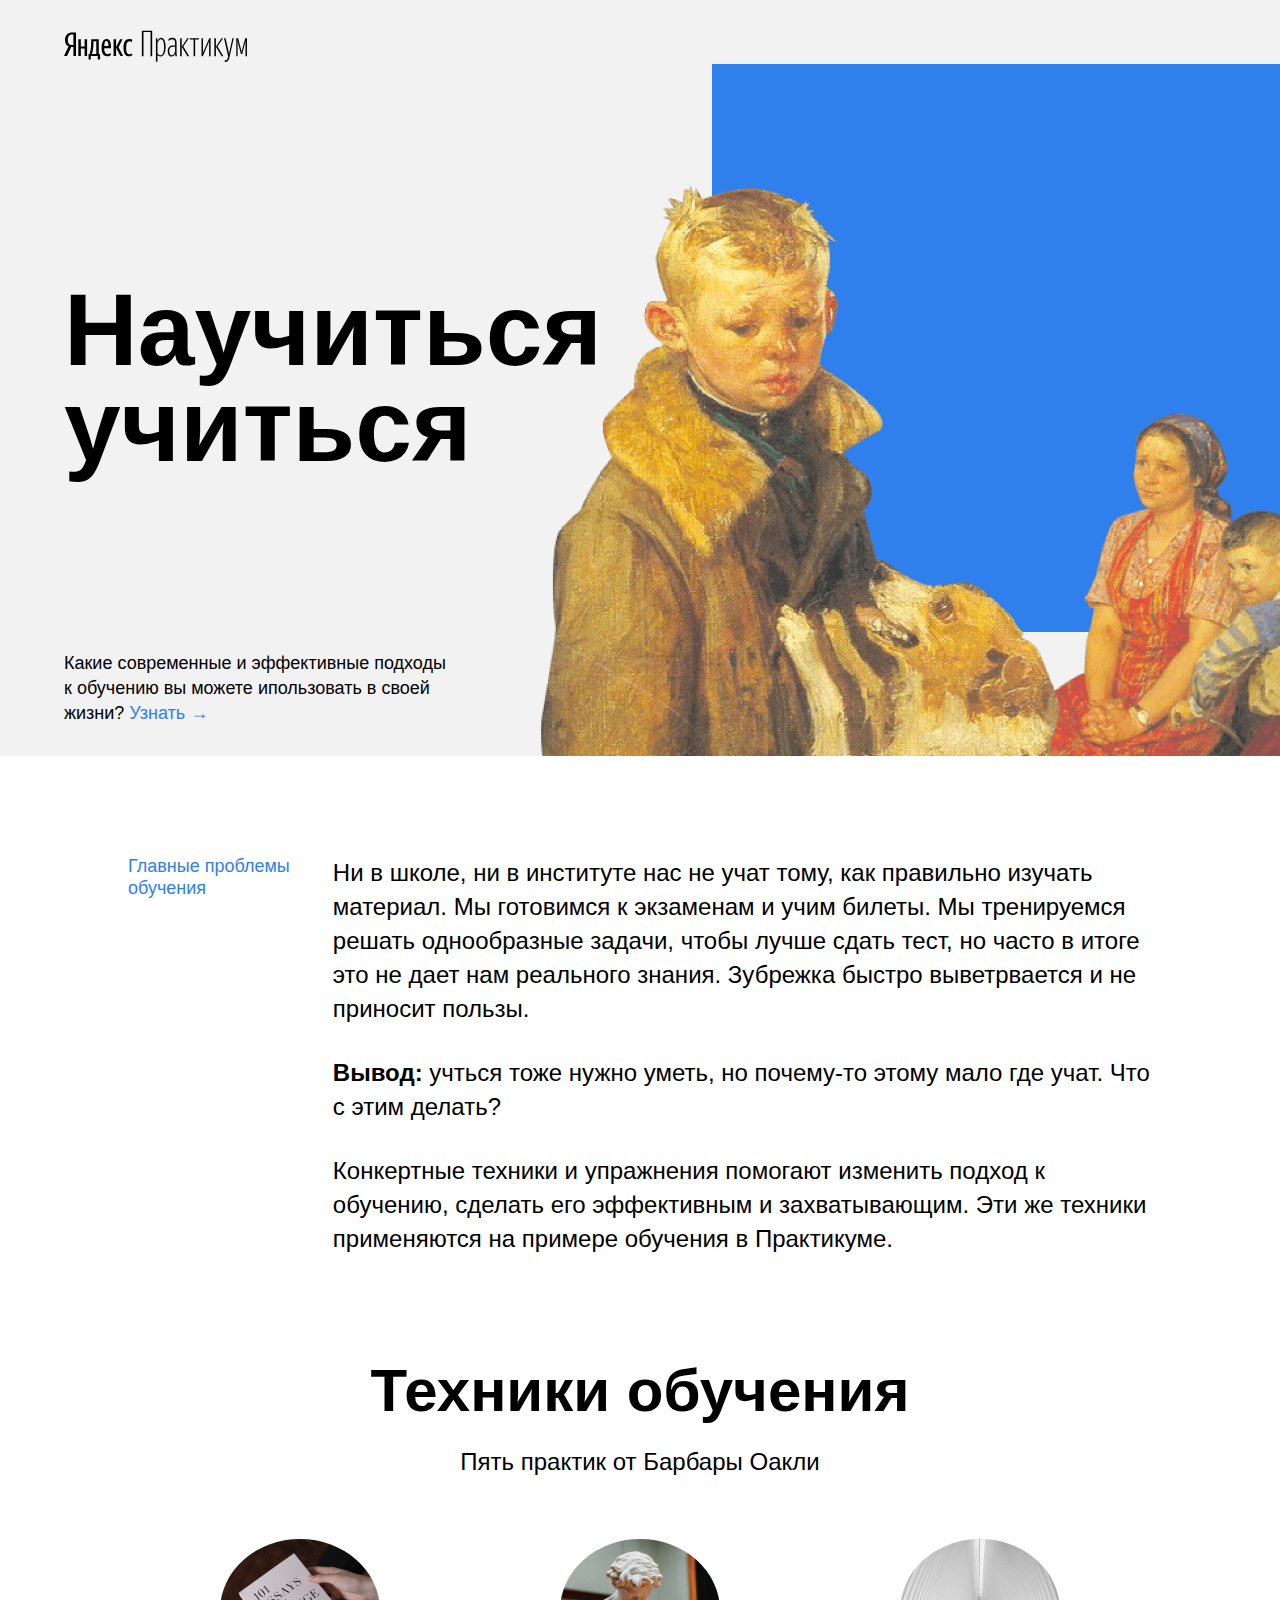
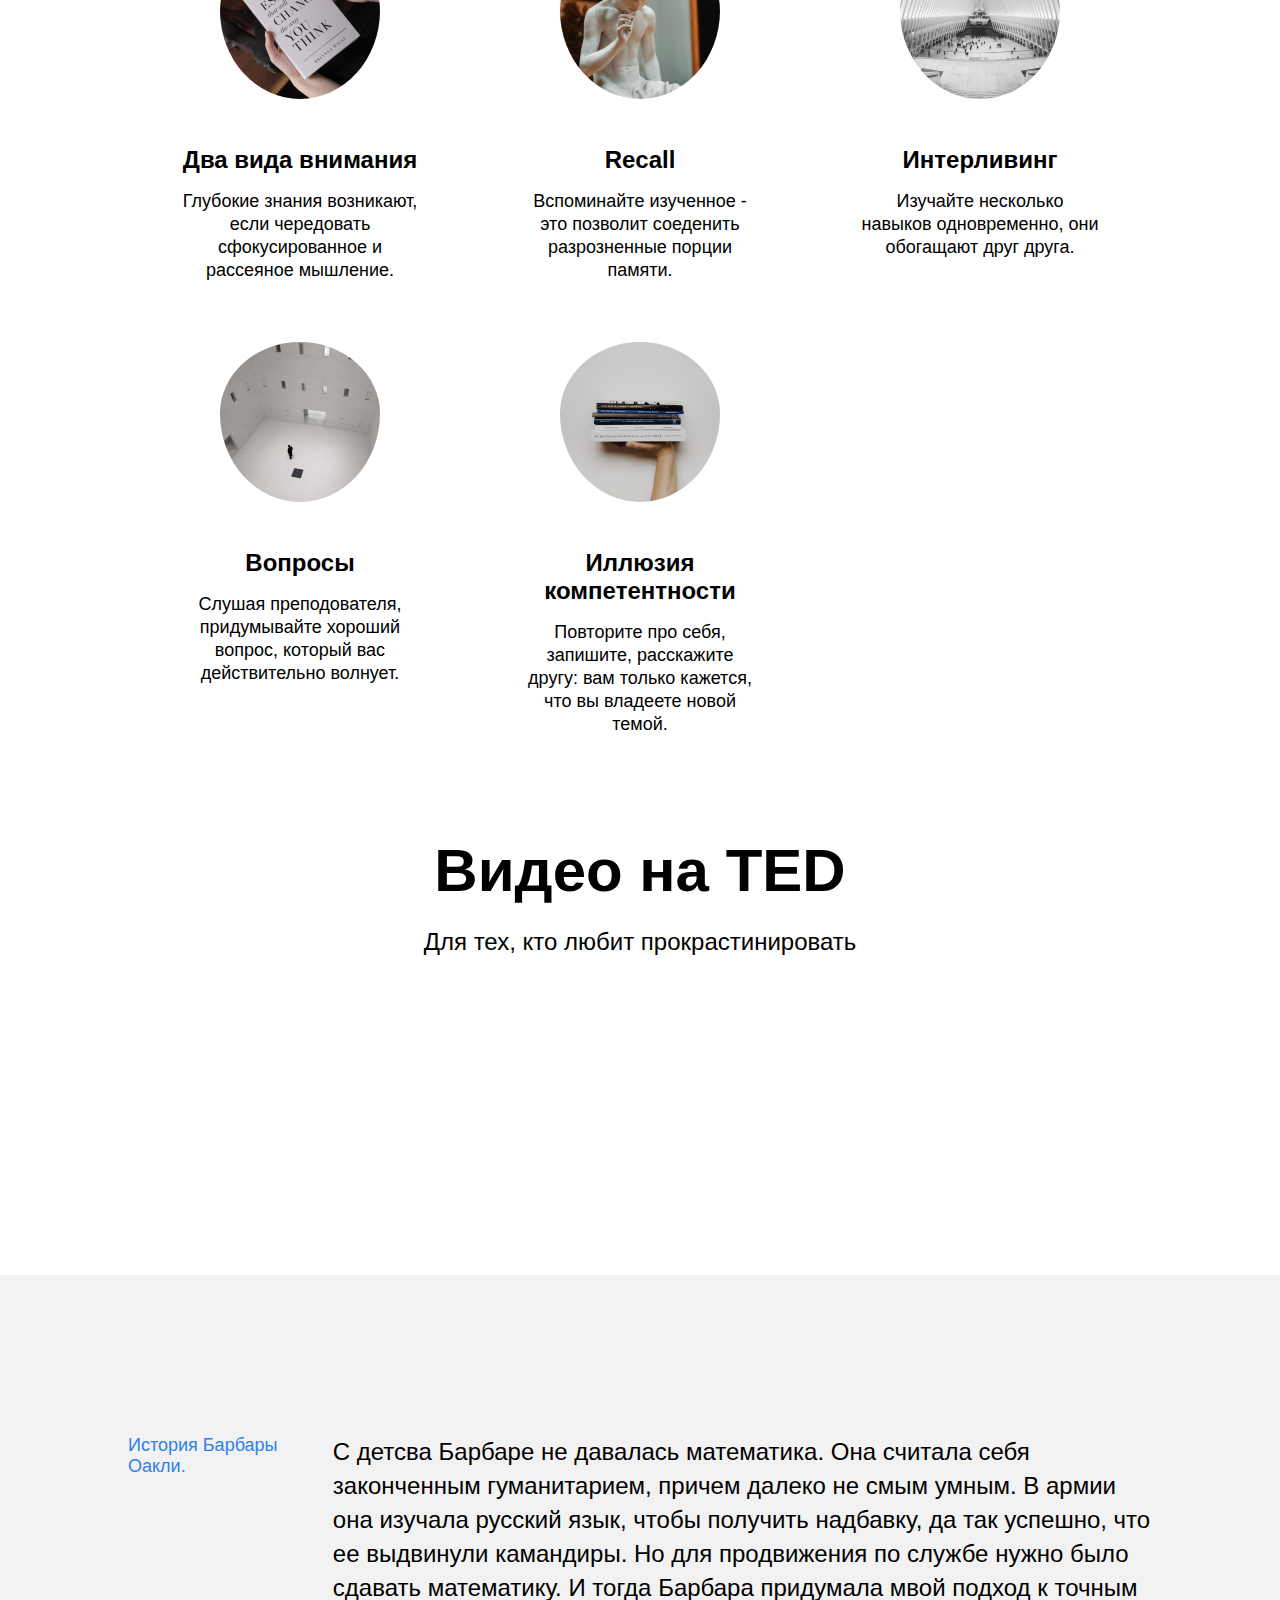
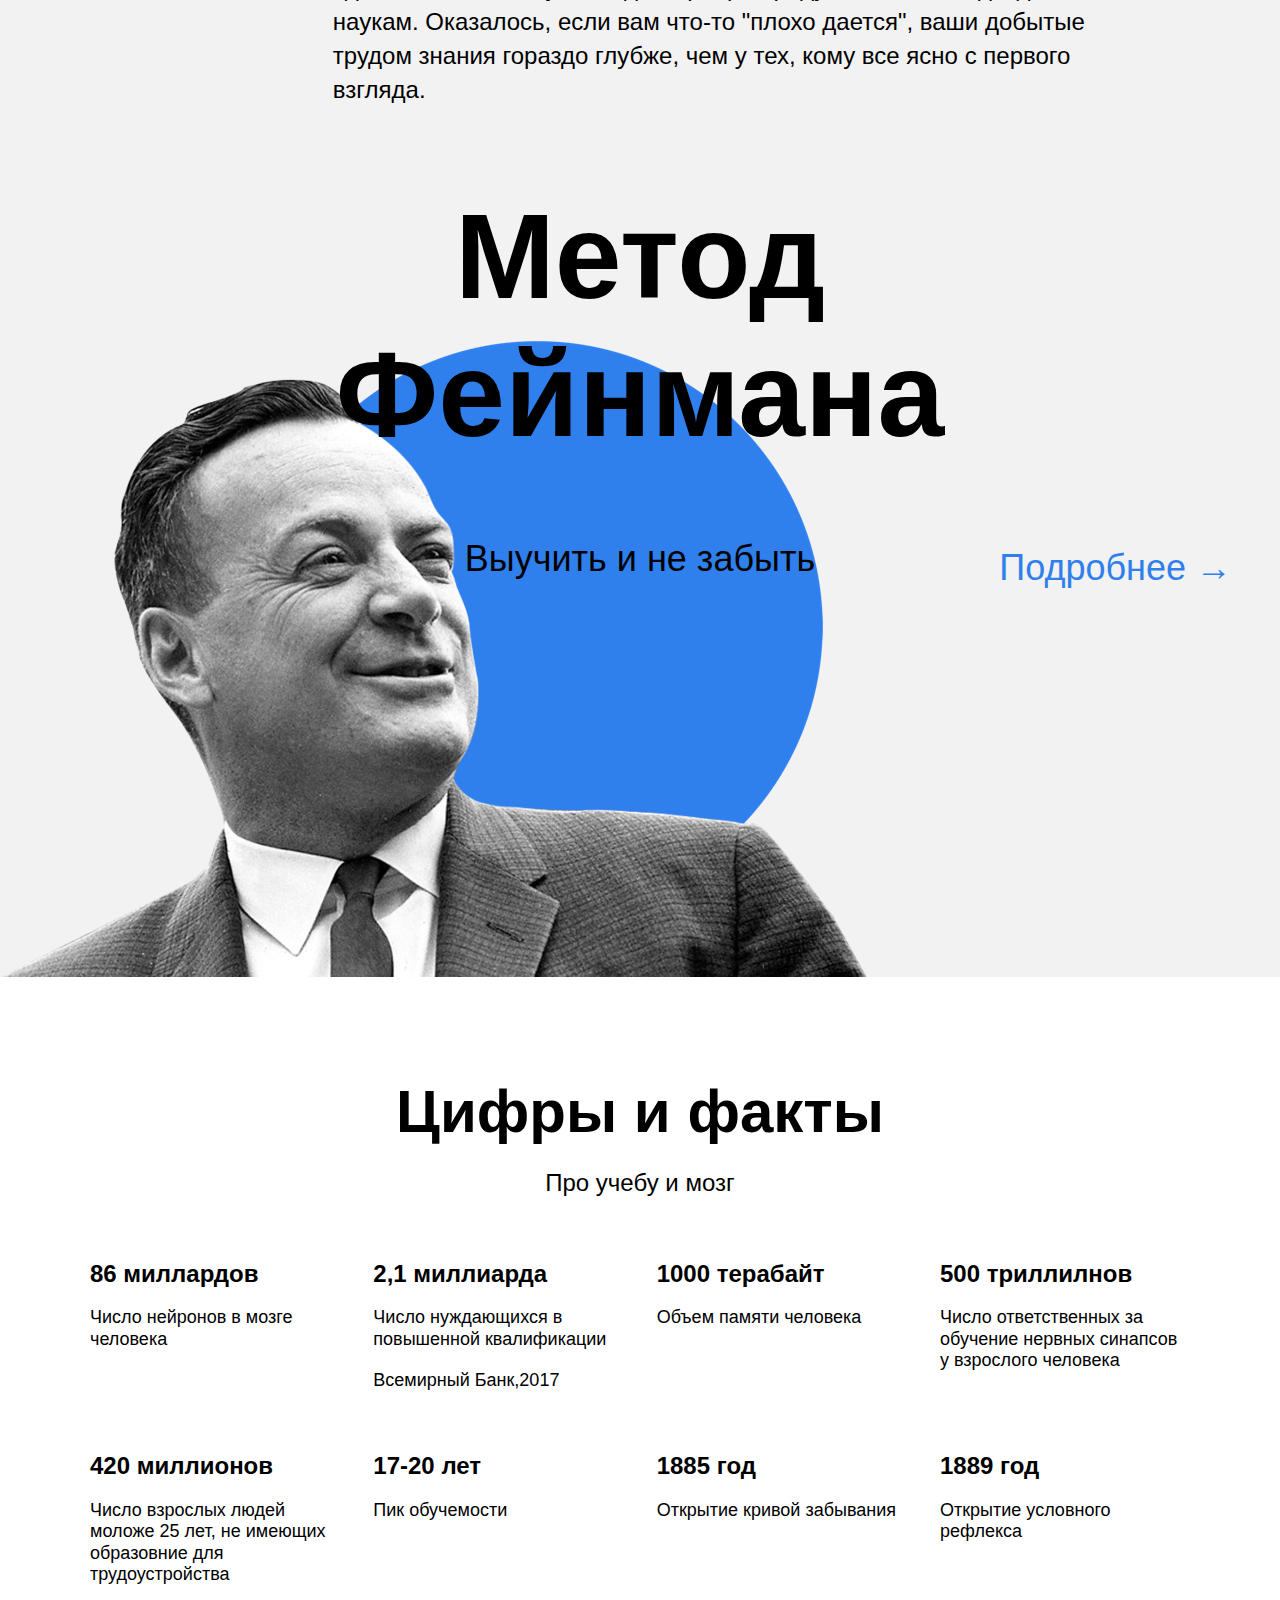
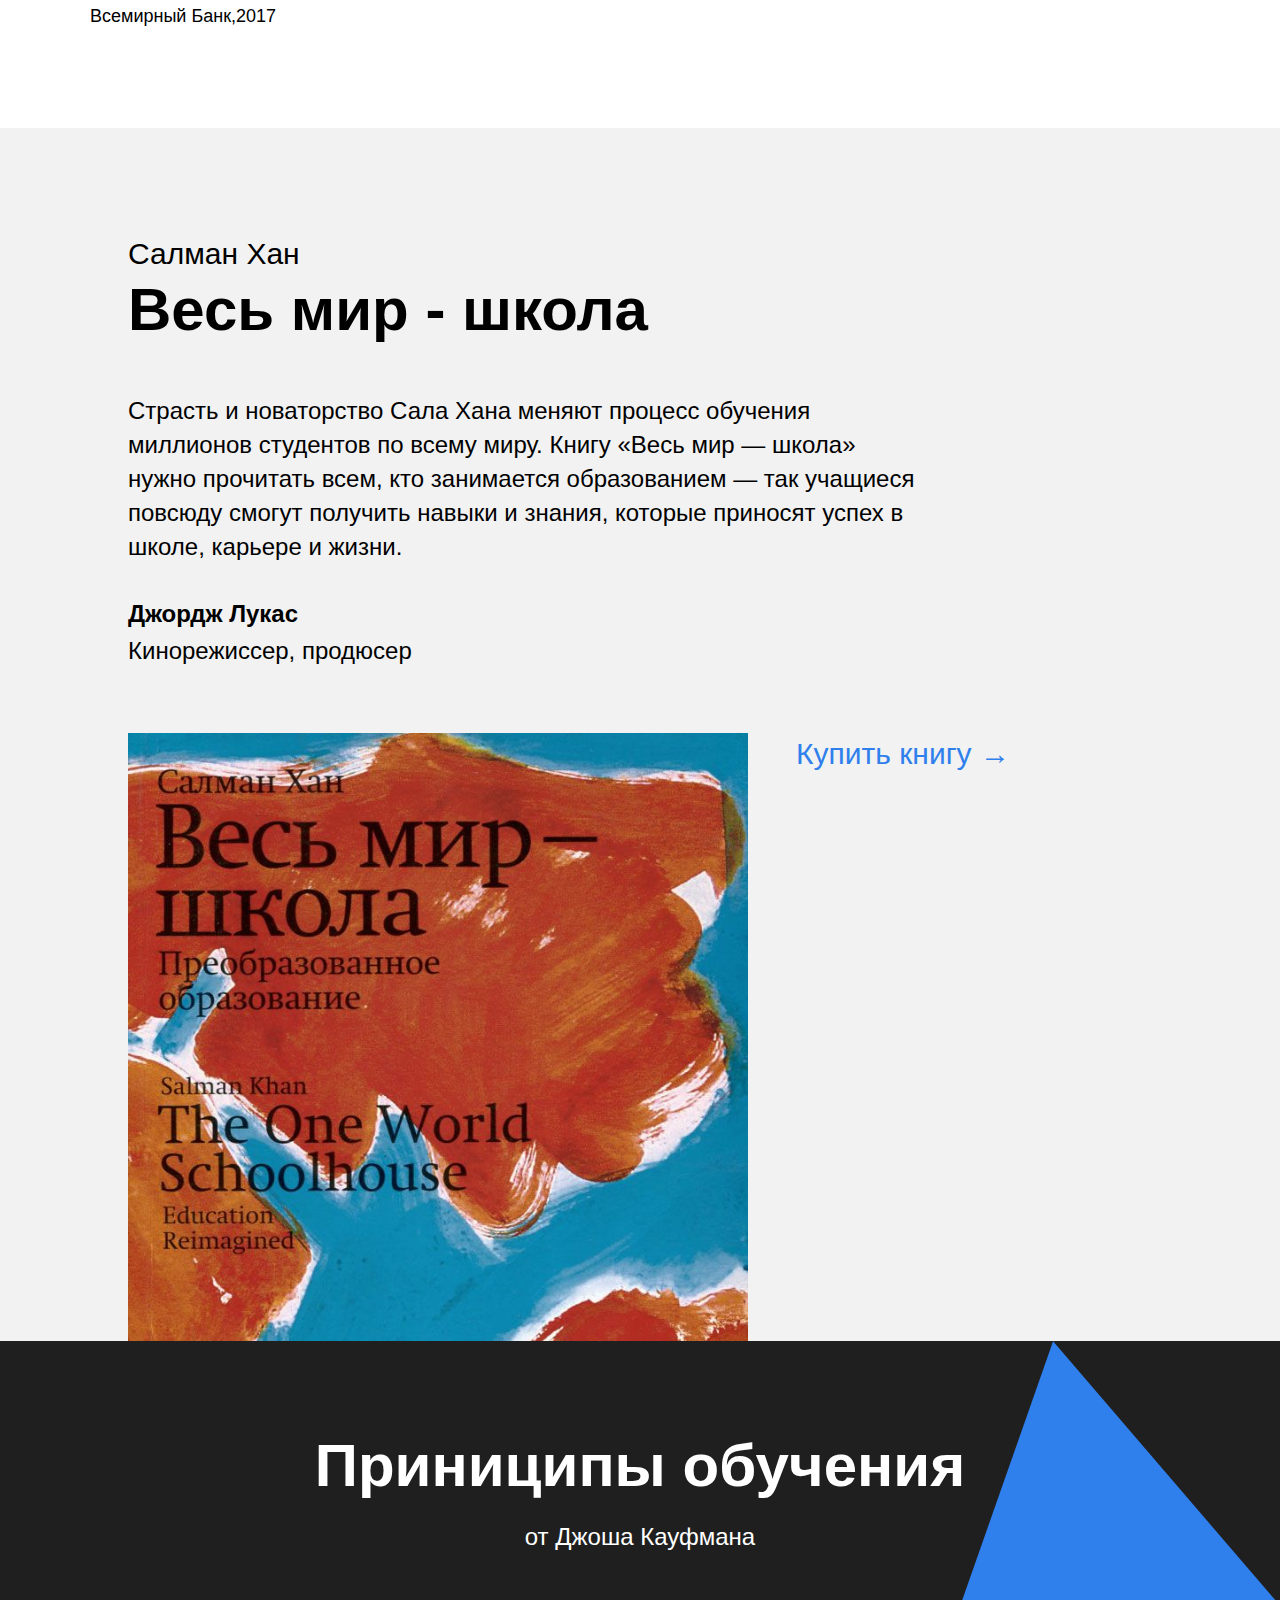
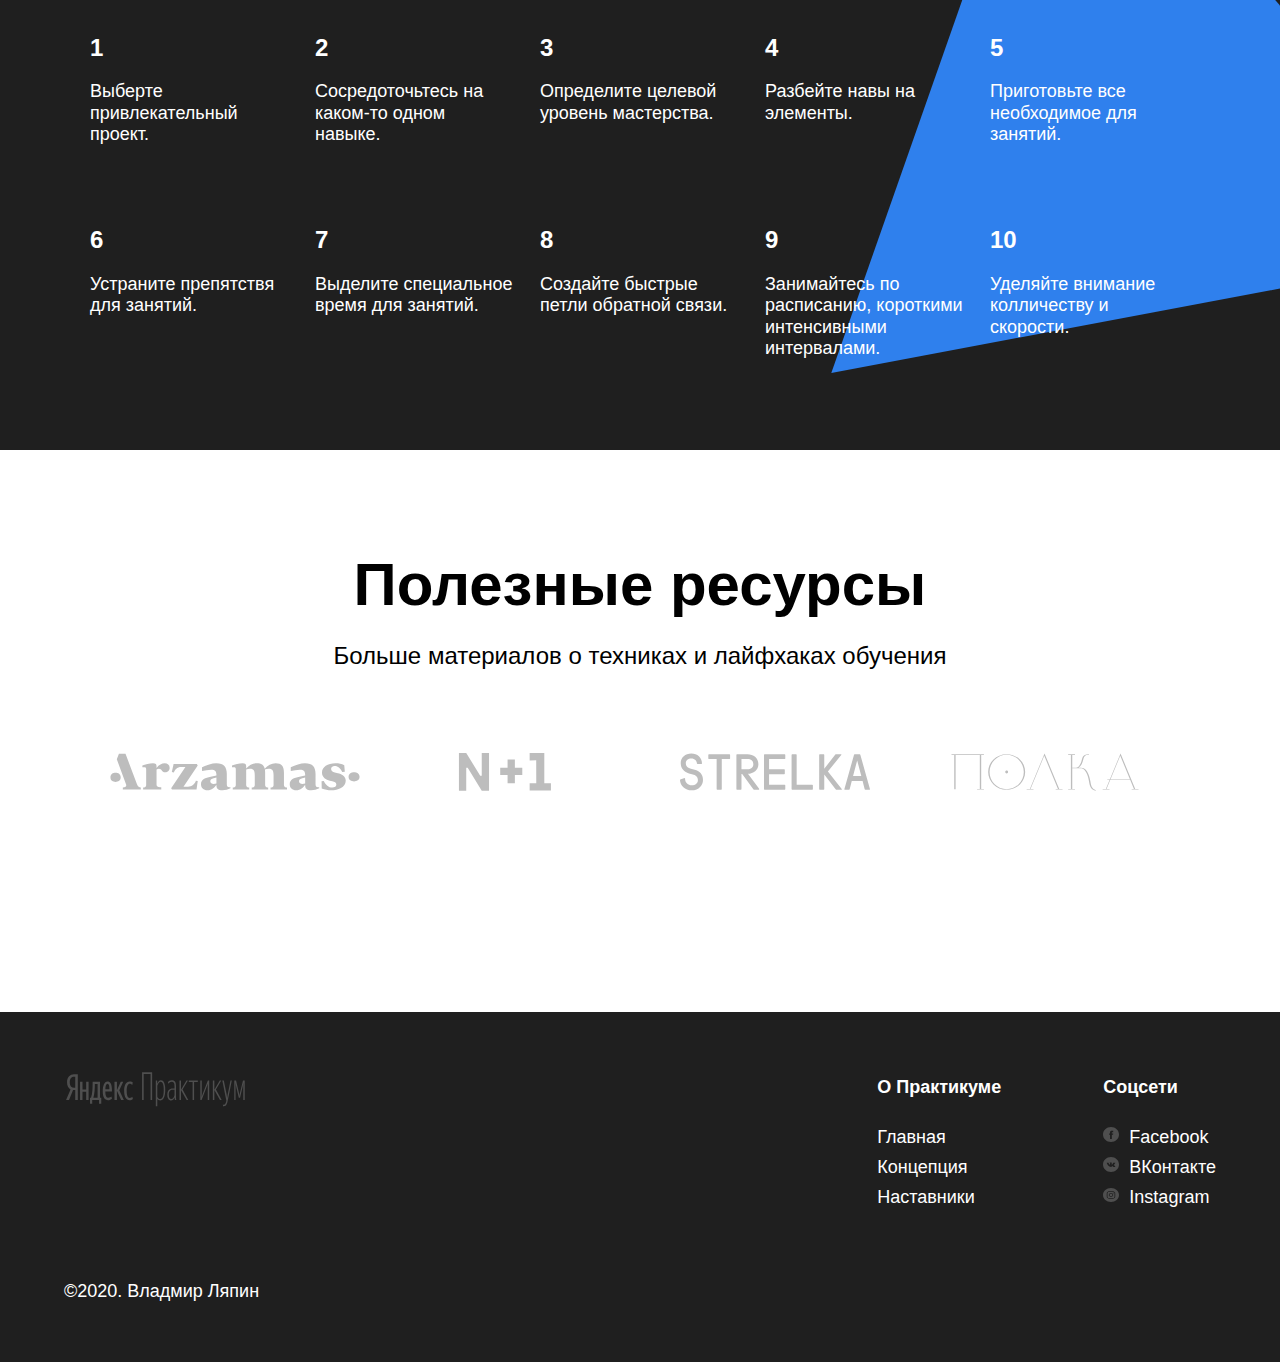
<file: index.html>
<!DOCTYPE html>
<html lang="ru">
<head>
  <meta charset="UTF-8">
  <meta name="viewport" content="width=device-width, initial-scale=1.0">
  <title>Научиться учиться</title>
  <link rel="stylesheet" href="./styles/style.css">
</head>

<body>
  <div class="page">
    <header class="header">
      <img src="./images/logo_place_header.svg" alt="Яндекс логотип" class="logo logo_place_header">
      <h1 class="header__title">Научиться учиться</h1>
      <p class="header__subtitle">Какие современные и эффективные подходы к обучению вы можете ипользовать в своей жизни?
        <a href="#" class="header__link">Узнать &rarr;</a>
      </p>
      <img src="./images/header-image.png" alt="Изображение" class="header__main-illustration">
      <div class="header__square-pic rotation"></div>
    </header>

    <main class="content">
      <section class="description">
        <div class="two-columns">
          <h2 class="two-columns__brief">Главные проблемы обучения</h2> 
          <div class="two-columns__main-text">
            <p class="two-columns__paragraph">Ни в школе, ни в институте нас не учат тому, как правильно изучать материал. Мы готовимся к экзаменам и учим билеты. Мы тренируемся решать однообразные задачи, чтобы лучше сдать тест, но часто в итоге это не дает нам реального знания. Зубрежка быстро выветрвается и не приносит пользы.</p>
            <p class="two-columns__paragraph"><span class="two-columns__span-accent">Вывод:</span> учться тоже нужно уметь, но почему-то этому мало где учат. Что с этим делать?</p>
            <p class="two-columns__paragraph">Конкертные техники и упражнения помогают изменить подход к обучению, сделать его эффективным и захватывающим. Эти же техники применяются на примере обучения в Практикуме.</p>
          </div>                 
        </div>
      </section>

      <section class="techniques">
        <h2 class="section-title">Техники обучения</h2>
        <p class="section-subtitle">Пять практик от Барбары Оакли</p>

        <div class="cards">
          <div class="cards__item">
            <img src="./images/images_sprint-2/cards-attention.png" alt="Два вида внимания" class="cards__image">
            <h4 class="cards__title">Два вида внимания</h4>
            <p class="cards__description">Глубокие знания возникают, если чередовать сфокусированное и рассеяное мышление.</p>
          </div>

          <div class="cards__item">
            <img src="./images/images_sprint-2/cards-recall.png" alt="Отзыв" class="cards__image">
            <h4 class="cards__title">Recall</h4>
            <p class="cards__description">Вспоминайте изученное - это позволит соеденить разрозненные порции памяти.</p>
          </div>

          <div class="cards__item">
            <img src="./images/images_sprint-2/cards-interliving.png" alt="Интерливинг" class="cards__image">
            <h4 class="cards__title">Интерливинг</h4>
            <p class="cards__description">Изучайте несколько навыков одновременно, они обогащают друг друга.</p>
          </div>

          <div class="cards__item">
            <img src="./images/images_sprint-2/cards-question.png" alt="Вопросы" class="cards__image">
            <h4 class="cards__title">Вопросы</h4>
            <p class="cards__description">Слушая преподователя, придумывайте хороший вопрос, который вас действительно волнует.</p>
          </div>

          <div class="cards__item">
            <img src="./images/images_sprint-2/cards-competence.png" alt="Иллюзия компетентности" class="cards__image">
            <h4 class="cards__title">Иллюзия компетентности</h4>
            <p class="cards__description">Повторите про себя, запишите, расскажите другу: вам только кажется, что вы владеете новой темой.</p>
          </div>
        </div>
      </section>

      <section class="video">
        <h2 class="section-title">Видео на TED</h2>
        <p class="section-subtitle">Для тех, кто любит прокрастинировать</p>
        <div class="video__iframes">
          <iframe class="video__iframe" src="https://www.youtube.com/embed/5MgBikgcWnY" allow="accelerometer; autoplay; clipboard-write; encrypted-media; gyroscope; picture-in-picture" allowfullscreen></iframe>
          <iframe class="video__iframe" src="https://www.youtube.com/embed/arj7oStGLkU" allow="accelerometer; autoplay; clipboard-write; encrypted-media; gyroscope; picture-in-picture" allowfullscreen></iframe>
        </div>
      </section> 

      <section class="oakley">
        <div class="two-columns">
          <h2 class="two-columns__brief">История Барбары Оакли.</h2> 
          <div class="two-columns__main-text">
           <p class="two-columns__paragraph">С детсва Барбаре не давалась математика. Она считала себя законченным гуманитарием, причем далеко не смым умным. В армии она изучала русский язык, чтобы получить надбавку, да так успешно, что ее выдвинули камандиры. Но для продвижения по службе нужно было сдавать математику. И тогда Барбара придумала мвой подход к точным наукам. Оказалось, если вам что-то "плохо дается", ваши добытые трудом знания гораздо глубже, чем у тех, кому все ясно с первого взгляда.</p>
          </div>
        </div>
      </section>

      <section class="feynman">
        <h2 class="feynman__title">Метод Фейнмана</h2>
        <h3 class="feynman__subtitle">Выучить и не забыть</h3>
        <a href="#" class="feynman__link">Подробнее &rarr;</a>
        <img src="./images/feynman.png" alt="Озображение Фейнмана" class="feynman__img">
      </section>

      <section class="digits">
        <h2 class="section-title">Цифры и факты</h2>
        <p class="section-subtitle">Про учебу и мозг</p>
        
        <div class="table"> <!--Блок из 8 карточек-->
          <div class="table__cell"> <!--карточка-->
            <h4 class="table__heading">86 миллардов</h4>
            <p class="table__text">Число нейронов в мозге человека</p>
          </div> 

          <div class="table__cell"> <!--карточка-->
            <h4 class="table__heading">2,1 миллиарда</h4>
            <p class="table__text">Число нуждающихся в повышенной квалификации</p>
            <p class="table__text">Всемирный Банк,2017</p>
          </div>

          <div class="table__cell"> <!--карточка-->
            <h4 class="table__heading">1000 терабайт</h4>
            <p class="table__text">Объем памяти человека</p>
          </div>

          <div class="table__cell"> <!--карточка-->
            <h4 class="table__heading">500 триллилнов</h4>
            <p class="table__text">Число ответственных за обучение нервных синапсов у взрослого человека</p>
          </div>

          <div class="table__cell"> <!--карточка-->
            <h4 class="table__heading">420 миллионов</h4>
            <p class="table__text">Число взрослых людей моложе 25 лет, не имеющих образовние для трудоустройства</p>
            <p class="table__text">Всемирный Банк,2017</p>
          </div>

          <div class="table__cell"> <!--карточка-->
            <h4 class="table__heading">17-20 лет</h4>
            <p class="table__text">Пик обучемости</p>
          </div>

          <div class="table__cell"> <!--карточка-->
            <h4 class="table__heading">1885 год</h4>
            <p class="table__text">Открытие кривой забывания</p>
          </div>

          <div class="table__cell"> <!--карточка-->
            <h4 class="table__heading">1889 год</h4>
            <p class="table__text">Открытие условного рефлекса</p>
          </div>
        </div>
      </section>

      <section class="khan">
        <div class="khan__container">
          <h3 class="khan__author">Салман Хан</h3>
          <h2 class="khan__title">Весь мир - школа</h2>
          <p class="khan__quote">Страсть и новаторство Сала Хана меняют процесс обучения миллионов студентов по всему миру. Книгу «Весь мир — школа» нужно прочитать всем, кто занимается образованием — так учащиеся повсюду смогут получить навыки и знания, которые приносят успех в школе, карьере и жизни.</p>
          <p class="khan__quote-author">Джордж Лукас</p>
          <p class="khan__quote-author-subline">Кинорежиссер, продюсер</p>

          <div class="khan__book-container">
            <img src="./images/images_sprint-2/khan-book.jpg" alt="Сальман Хан, Весь мир школа" class="khan__book-pic">
            <a href="#" class="khan__buy-link">Купить книгу &rarr;</a>
          </div>
        </div>
      </section>

      <section class="kaufman">
        <h2 class="section-title section-title_theme_dark">Приниципы обучения</h2>
        <p class="section-subtitle section-subtitle_theme_dark">от Джоша Кауфмана</p>
        
        <div class="table table_theme_dark">
          <div class="table__cell table__cell_theme_dark">
            <h3 class="table__heading table__heading_theme_dark">1</h3>
            <p class="table__text table__text_theme_dark">Выберте привлекательный проект.</p>
          </div>
          
          <div class="table__cell table__cell_theme_dark">
            <h3 class="table__heading table__heading_theme_dark">2</h3>
            <p class="table__text table__text_theme_dark">Сосредоточьтесь на каком-то одном навыке.</p>
          </div>

          <div class="table__cell table__cell_theme_dark">
            <h3 class="table__heading table__heading_theme_dark">3</h3>
            <p class="table__text table__text_theme_dark">Определите целевой уровень мастерства.</p>
          </div>

          <div class="table__cell table__cell_theme_dark">
            <h3 class="table__heading table__heading_theme_dark">4</h3>
            <p class="table__text table__text_theme_dark">Разбейте навы на элементы.</p>
          </div>

          <div class="table__cell table__cell_theme_dark">
            <h3 class="table__heading table__heading_theme_dark">5</h3>
            <p class="table__text table__text_theme_dark">Приготовьте все необходимое для занятий.</p>
          </div>

          <div class="table__cell table__cell_theme_dark">
            <h3 class="table__heading table__heading_theme_dark">6</h3>
            <p class="table__text table__text_theme_dark">Устраните препятствя для занятий.</p>
          </div>

          <div class="table__cell table__cell_theme_dark">
            <h3 class="table__heading table__heading_theme_dark">7</h3>
            <p class="table__text table__text_theme_dark">Выделите специальное время для занятий.</p>
          </div>

          <div class="table__cell table__cell_theme_dark">
            <h3 class="table__heading table__heading_theme_dark">8</h3>
            <p class="table__text table__text_theme_dark">Создайте быстрые петли обратной связи.</p>
          </div>

          <div class="table__cell table__cell_theme_dark">
            <h3 class="table__heading table__heading_theme_dark">9</h3>
            <p class="table__text table__text_theme_dark">Занимайтесь по расписанию, короткими интенсивными интервалами.</p>
          </div>

          <div class="table__cell table__cell_theme_dark">
            <h3 class="table__heading table__heading_theme_dark">10</h3>
            <p class="table__text table__text_theme_dark">Уделяйте внимание колличеству и скорости.</p>
          </div>              
        </div> 
        <div class="kaufman__triangle rotation"></div>          
      </section>

      <section class="resources">
        <h2 class="section-title">Полезные ресурсы</h2>
        <p class="section-subtitle">Больше материалов о техниках и лайфхаках обучения</p>

        <div class="resources__logo-zone">
          <a href="#" target="_blank" class="resources__logo-link">
            <img src="./images/images_sprint-2/logo/resources-arzamas.svg" alt="Арзамас" class="resources__logo">
          </a>
          <a href="#" target="_blank" class="resources__logo-link">
            <img src="./images/images_sprint-2/logo/resources-n1.svg" alt="N+1" class="resources__logo">
          </a>
          <a href="#" target="_blank" class="resources__logo-link">
            <img src="./images/images_sprint-2/logo/resources-strelka.svg" alt="СТРЕЛКА" class="resources__logo">
          </a>
          <a href="#" target="_blank" class="resources__logo-link">
            <img src="./images/images_sprint-2/logo/resources-polka.svg" alt="ПОЛКА" class="resources__logo">
          </a>
        </div>
      </section>
    </main>

    <footer class="footer">
      <div class="footer__columns">
        <div class="footer__column footer__column_content_copyright">
          <img src="./images/logo_place_footer.svg" alt="Яндекс логотип" class="logo logo_place_footer">
          <p class="footer__author">&copy;2020. Владмир Ляпин</p>
        </div>

        <div class="footer__column footer__column_content_info">
          <h4 class="footer__column-heading">О Практикуме</h4>
          <nav>
            <ul class="footer__column-links">               
              <li><a href="#" class="footer__column-link">Главная</a></li>
              <li><a href="#" class="footer__column-link">Концепция</a></li>
              <li><a href="#" class="footer__column-link">Наставники</a></li>
            </ul>
          </nav>
        </div>

        <div class="footer__column footer__column_content_social">
          <h4 class="footer__column-heading">Соцсети</h4>
          <nav>
            <ul class="footer__column-links">                
              <li><a href="#" target="_blank" class="footer__column-link"><img src="./images/facebook_color_white.svg" alt="Facebook" class="footer__social-icon">Facebook</a></li>
              <li><a href="#" target="_blank" class="footer__column-link"><img src="./images/vk_color_white.svg" alt="ВКонтакте" class="footer__social-icon">ВКонтакте</a></li>
              <li><a href="#" target="_blank" class="footer__column-link"><img src="./images/instagram_color_white.svg" alt="Instagram" class="footer__social-icon">Instagram</a></li>
            </ul> 
          </nav>
        </div>                    
      </div>

    </footer> 
  </div>
</body>
</html>
</file>
<file: styles/style.css>
@import url(../vendor/normalize.css);
@import url(../blocks/page/page.css);
@import url(../blocks/header/header.css);
@import url(../blocks/logo/_place/logo_place_header.css);
@import url(../blocks/header/__title/header__title.css);
@import url(../blocks/header/__subtitle/header__subtitle.css);
@import url(../blocks/header/__link/header__link.css);
@import url(../blocks/header/__main-illustation/header__main-illustration.css);
@import url(../blocks/header/__square-pic/header__square-pic.css);
@import url(../blocks/description/description.css);
@import url(../blocks/two-columns/two-columns.css);
@import url(../blocks/two-columns/__brief/two-columns__brief.css);
@import url(../blocks/two-columns/__main-text/two-columns__main-text.css);
@import url(../blocks/two-columns/__paragraph/two-columns__paragraph.css);
@import url(../blocks/two-columns/__span-accent/two-columns__span-accent.css);
@import url(../blocks/digits/digits.css);
@import url(../blocks/section-title/section-title.css);
@import url(../blocks/section-subtitle/section-subtitle.css);
@import url(../blocks/table/table.css);
@import url(../blocks/table/__cell/table__cell.css);
@import url(../blocks/table/__heading/table__heading.css);
@import url(../blocks/table/__text/table__text.css);
@import url(../blocks/feynman/feynman.css);
@import url(../blocks/feynman/__title/feynman__title.css);
@import url(../blocks/feynman/__subtitle/feynman__subtitle.css);
@import url(../blocks/feynman/__link/feynman__link.css);
@import url(../blocks/feynman/__img/feynman__img.css);
@import url(../blocks/kaufman/kaufman.css);
@import url(../blocks/section-title/_theme/section-title_theme_dark.css);
@import url(../blocks/section-subtitle/_theme/section-subtitle_theme_dark.css);
@import url(../blocks/table/__cell/_theme/table__cell_theme_dark.css);
@import url(../blocks/table/__heading/_theme/table__heading_theme_dark.css);
@import url(../blocks/table/__text/_theme/table__text_theme_dark.css);
@import url(../blocks/kaufman/__triangle/kaufman__triangle.css);
@import url(../blocks/footer/footer.css);
@import url(../blocks/footer/__columns/footer__columns.css);
@import url(../blocks/footer/__column/_contetnt/footer__column_content_copyright.css);
@import url(../blocks/logo/_place/logo_place_footer.css);
@import url(../blocks/footer/__author/footer__author.css);
@import url(../blocks/footer/__column/_contetnt/footer__column_content_info.css);
@import url(../blocks/footer/__column-heading/footer__column-heading.css);
@import url(../blocks/footer/__column-links/footer__column-links.css);
@import url(../blocks/footer/__column-link/footer__column-link.css);
@import url(../blocks/footer/__column/_contetnt/footer__column_content_social.css);
@import url(../blocks/footer/__social-icon/footer__social-icon.css);
@import url(../blocks/rotation/rotation.css);
@import url(../blocks/techniques/techniques.css);
@import url(../blocks/cards/cards.css);
@import url(../blocks/cards/__image/cards__image.css);
@import url(../blocks/cards/__title/cards__title.css);
@import url(../blocks/cards/__item/cards__item.css);
@import url(../blocks/cards/__description/cards__description.css);
@import url(../blocks/oakley/oakley.css);
@import url(../blocks/resources/resources.css);
@import url(../blocks/resources/__logo-link/resources__logo-link.css);
@import url(../blocks/resources/__logo-zone/resources__logo-zone.css);
@import url(../blocks/resources/__logo/resources__logo.css);
@import url(../blocks/video/video.css);
@import url(../blocks/video/__iframes/video__iframes.css);
@import url(../blocks/video/__iframe/video__iframe.css);
@import url(../blocks/khan/khan.css);
@import url(../blocks/khan/__container/khan__container.css);
@import url(../blocks/khan/__quote/khan__quote.css);
@import url(../blocks/khan/__author/khan__author.css);
@import url(../blocks/khan/__title/khan__title.css);
@import url(../blocks/khan/__quote-author/khan__quote-author.css);
@import url(../blocks/khan/__quote-author-subline/khan__quote-author-subline.css);
@import url(../blocks/khan/__book-container/khan__book-container.css);
@import url(../blocks/khan/__book-pic/khan__book-pic.css);
@import url(../blocks/khan/__buy-link/khan__buy-link.css);
</file>
